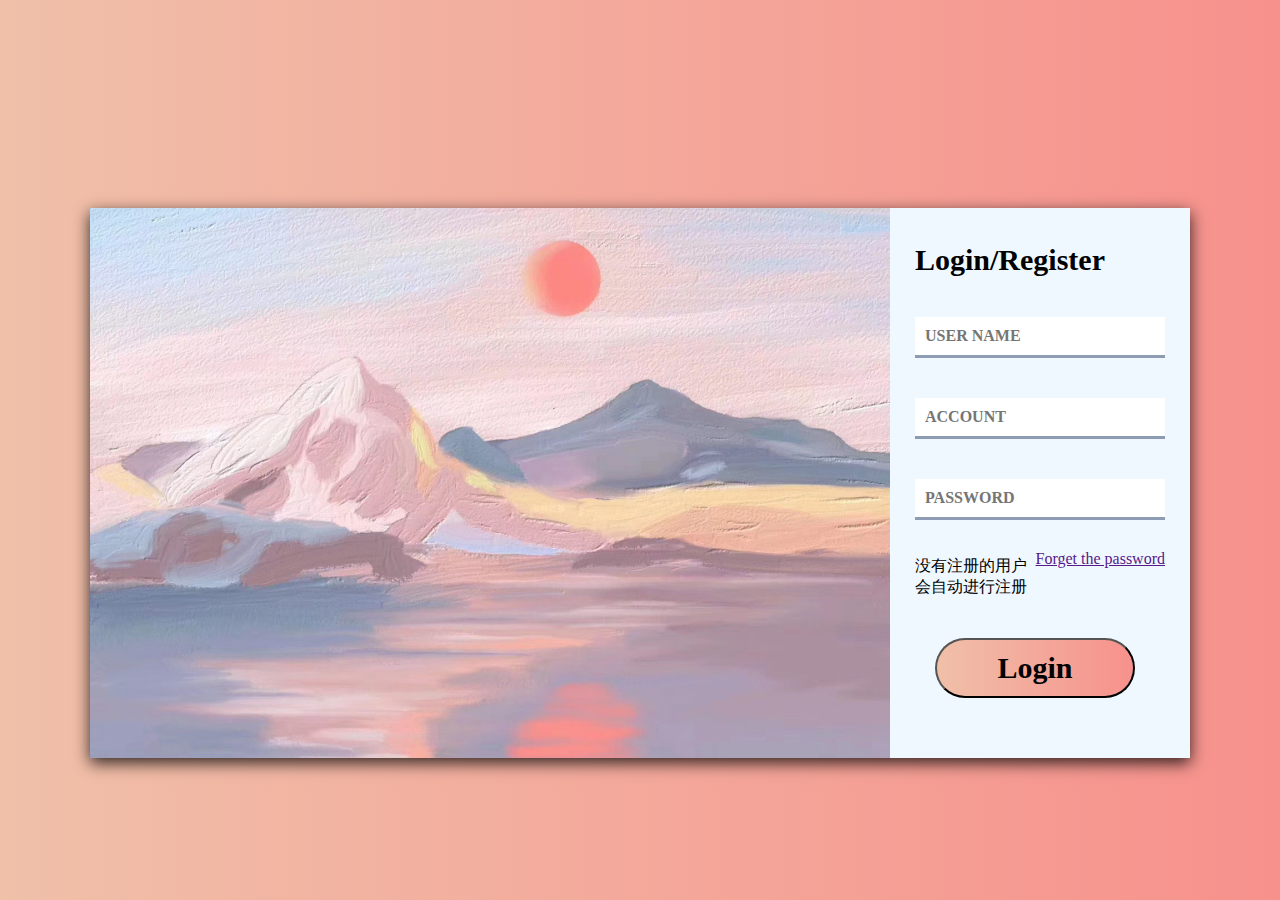
<file: web/index.html>
<!DOCTYPE html>
<html>

<head>
    <meta charset="UTF-8">
    <title>log</title>
    <style>
        body {
            background-image: linear-gradient(to right, rgba(240, 192, 169, 255), rgba(247, 145, 140, 255));
            display: flex;
            justify-content: center;
        }

        .a {
            position: relative;
            top: 200px;
            width: 1100px;
            height: 550px;
            box-shadow: 0 5px 15px rgba(0, 0, 0, .8);
            display: flex;
        }

        .b {
            width: 800px;
            height: 550px;
            background-image: url(img/20200325094653_RUjhW.jpeg);
            background-size: cover;
        }

        .c {
            width: 300px;
            height: 550px;
            background-color: aliceblue;
            display: flex;
            justify-content: center;
            align-items: center;
        }

        .d {
            width: 250px;
            height: 500px;
        }

        .d h1 {
            font: 900 30px '';
        }

        .e {
            width: 230px;
            margin: 20px 0;
            outline: none;
            border: 0;
            padding: 10px;
            border-bottom: 3px solid rgba(141, 156, 179, 255);
            font: 900 16px '';
        }

        .f {
            float: right;
            margin: 10px 0;
        }

        .g {
            position: absolute;
            margin: 20px;
            bottom: 40px;
            display: block;
            width: 200px;
            height: 60px;
            font: 900 30px '';
            text-decoration: none;
            line-height: 50px;
            border-radius: 30px;
            background-image: linear-gradient(to right, rgba(240, 192, 169, 255), rgba(247, 145, 140, 255));
            text-align: center;
        }
    </style>
</head>

<body>
<div class="a">
    <div class="b">
        
    </div>
    <div class="c">
        <form action="/TestServlet" method="post">
            <div class="d">
                <h1>Login/Register</h1>
                <input type="text" class="e" name="name" id="name" placeholder="USER NAME">
                <input type="text" class="e" name="account" id="account" placeholder="ACCOUNT">
                <input type="password" class="e" name="password" id="password" placeholder="PASSWORD">
                <a href="" class="f">Forget the password</a>
                <p>没有注册的用户会自动进行注册</p>
                <input type="submit" class="g" value="Login">
            </div>
        </form>
    </div>
</div>

</body>

</html>
</file>
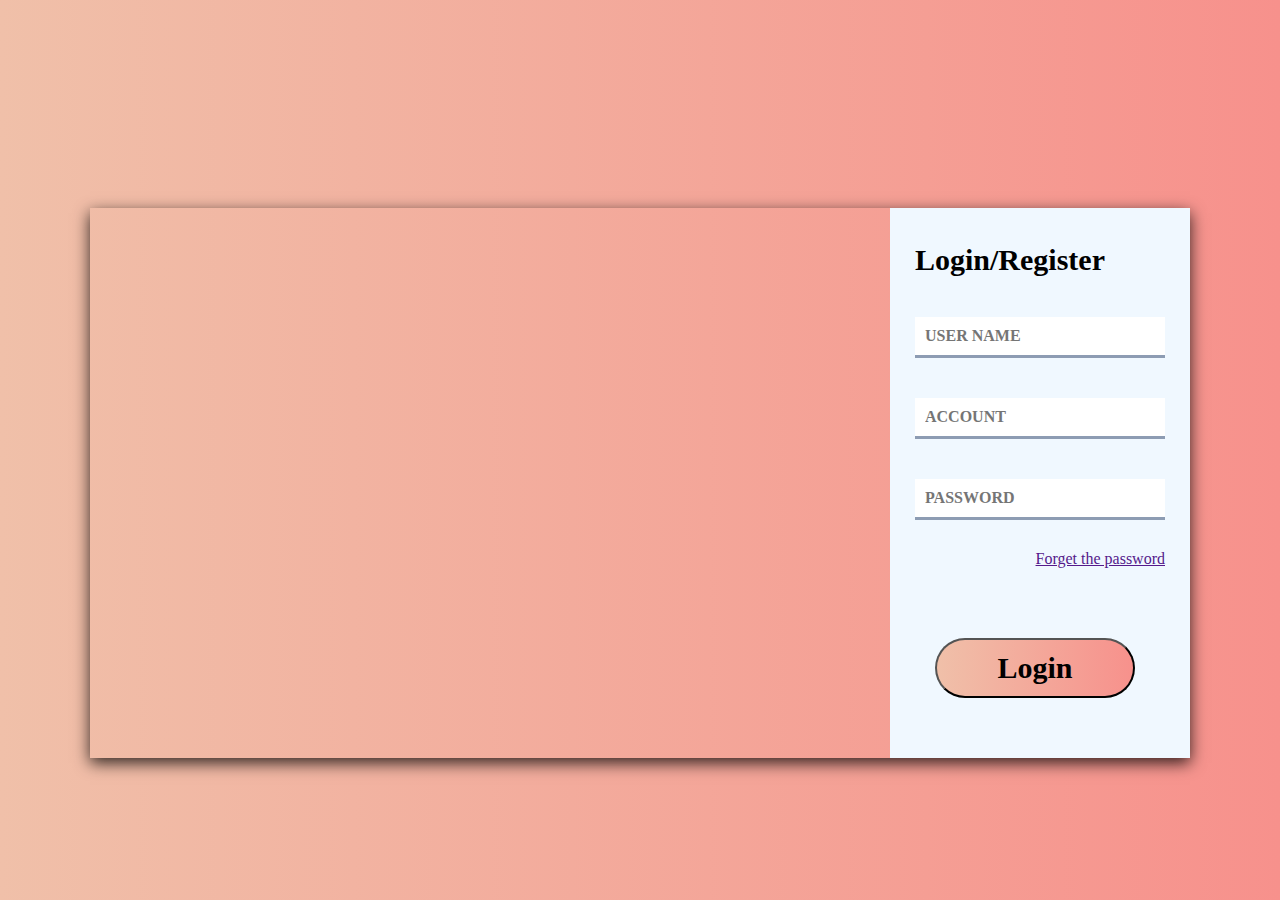
<file: out/artifacts/endwork_war_exploded/index.html>
<!DOCTYPE html>
<html>

<head>
    <meta charset="UTF-8">
    <title>log</title>
    <style>
        body {
            background-image: linear-gradient(to right, rgba(240, 192, 169, 255), rgba(247, 145, 140, 255));
            display: flex;
            justify-content: center;
        }

        .a {
            position: relative;
            top: 200px;
            width: 1100px;
            height: 550px;
            box-shadow: 0 5px 15px rgba(0, 0, 0, .8);
            display: flex;
        }

        .b {
            width: 800px;
            height: 550px;
            /*background-image: url(./img/20200325094653_RUjhW.jpeg);*/
            background-size: cover;
        }

        .c {
            width: 300px;
            height: 550px;
            background-color: aliceblue;
            display: flex;
            justify-content: center;
            align-items: center;
        }

        .d {
            width: 250px;
            height: 500px;
        }

        .d h1 {
            font: 900 30px '';
        }

        .e {
            width: 230px;
            margin: 20px 0;
            outline: none;
            border: 0;
            padding: 10px;
            border-bottom: 3px solid rgba(141, 156, 179, 255);
            font: 900 16px '';
        }

        .f {
            float: right;
            margin: 10px 0;
        }

        .g {
            position: absolute;
            margin: 20px;
            bottom: 40px;
            display: block;
            width: 200px;
            height: 60px;
            font: 900 30px '';
            text-decoration: none;
            line-height: 50px;
            border-radius: 30px;
            background-image: linear-gradient(to right, rgba(240, 192, 169, 255), rgba(247, 145, 140, 255));
            text-align: center;
        }
    </style>
</head>

<body>
<div class="a">
    <div class="b"></div>
    <div class="c">
        <form action="/TestServlet" method="post">
            <div class="d">
                <h1>Login/Register</h1>
                <input type="text" class="e" name="name" id="name" placeholder="USER NAME">
                <input type="text" class="e" name="account" id="account" placeholder="ACCOUNT">
                <input type="password" class="e" name="password" id="password" placeholder="PASSWORD">
                <a href="" class="f">Forget the password</a>
                <input type="submit" class="g" value="Login">
            </div>
        </form>
    </div>
</div>

</body>

</html>
</file>
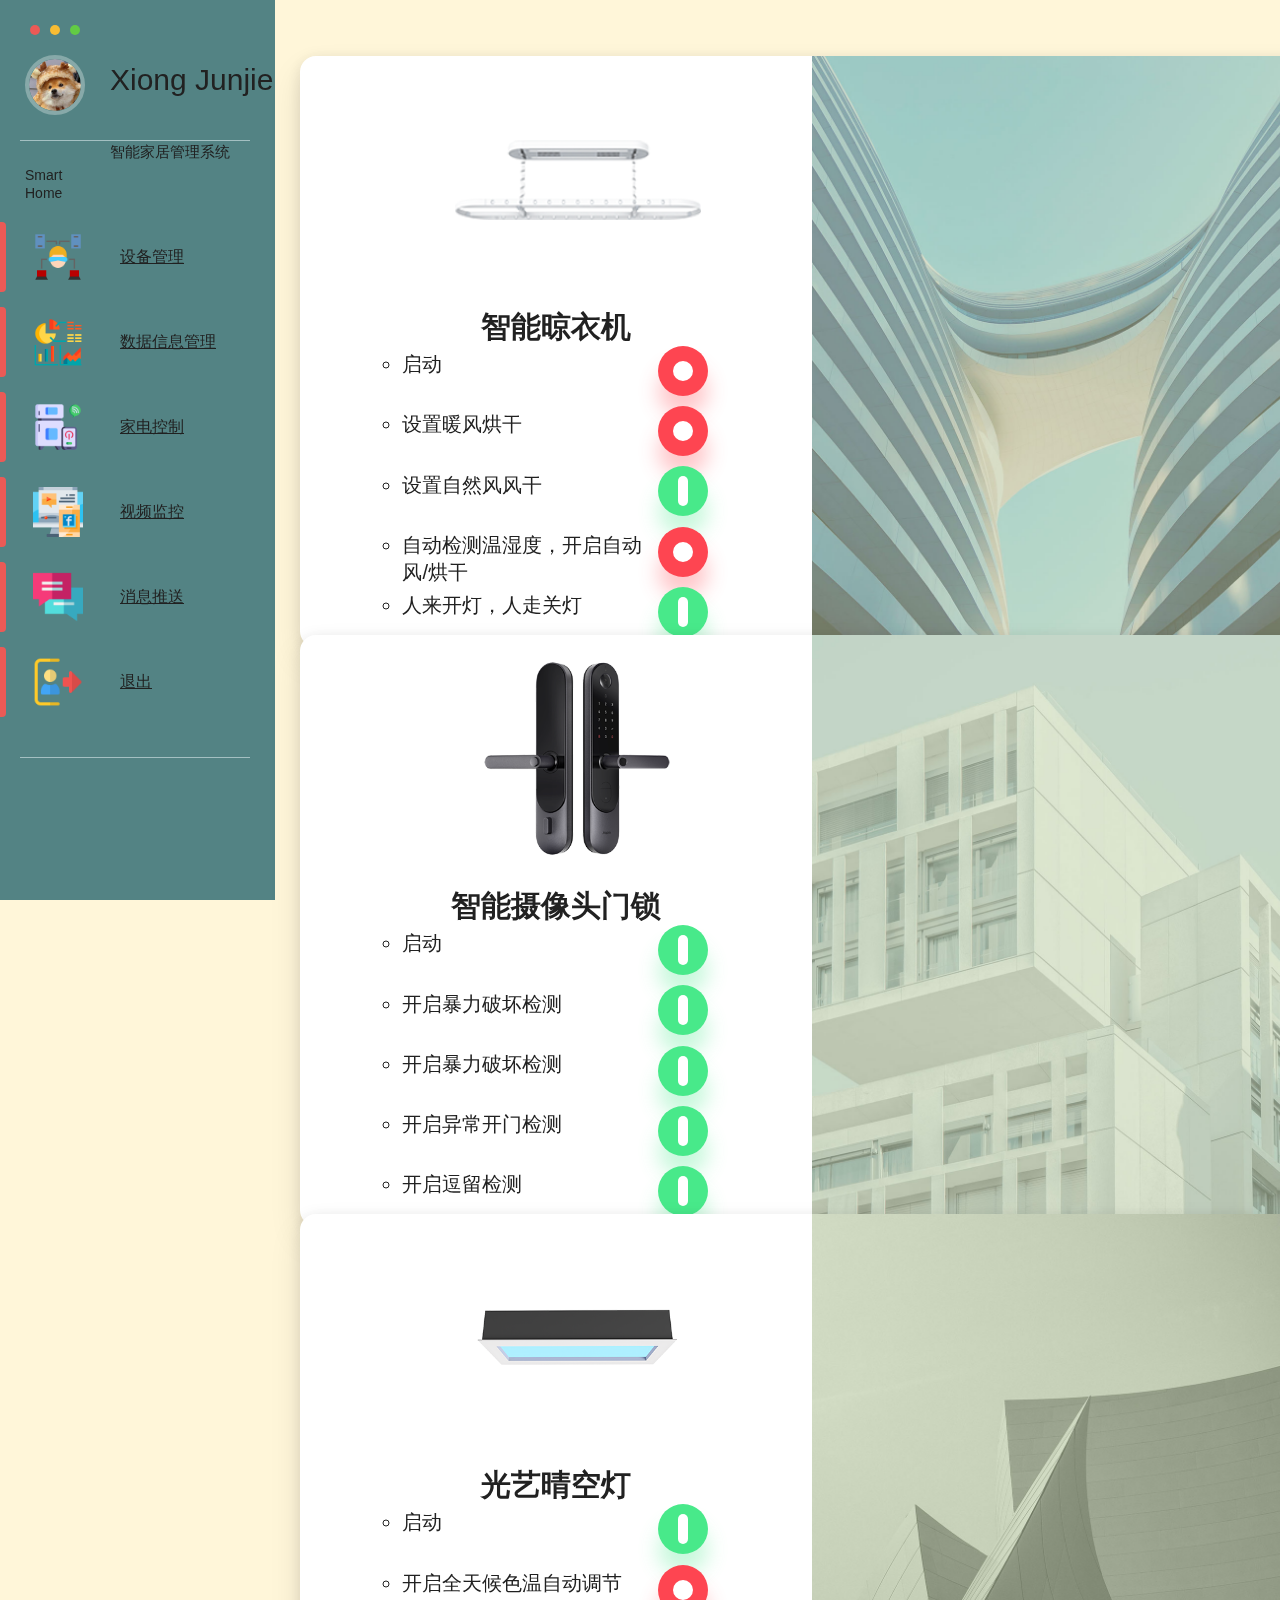
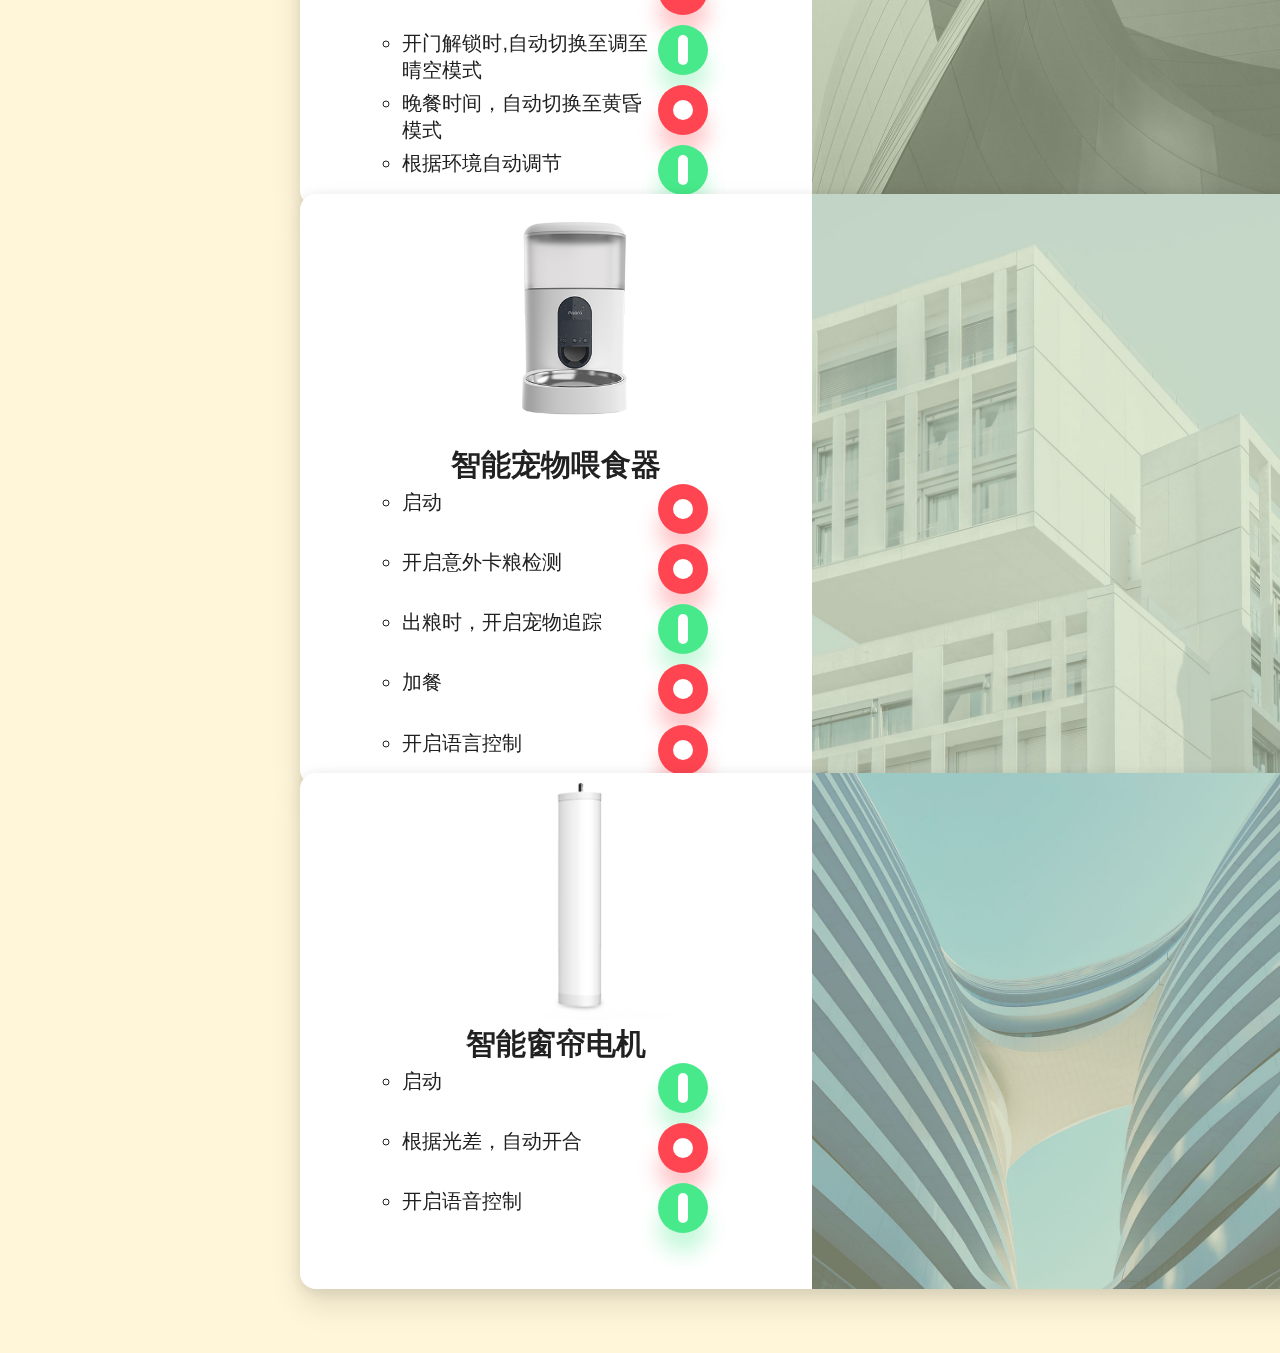
<file: web/ApplianceControl.html>
<!DOCTYPE html>
<html>

<head>
    <meta charset="UTF-8" />
    <link rel="stylesheet" href="css/style.css" />
    <style>
        :root {
            --card-height: 40vw;
            --card-margin: 4vw;
            --card-top-offset: 1em;
            --numcards: 4;
            --outline-width: 0px;
        }

        #cards {
            padding-bottom: calc(var(--numcards) * var(--card-top-offset));
            /* Make place at bottom, as items will slide to that position*/
            margin-bottom: var(--card-margin);
            /* Don't include the --card-margin in padding, as that will affect the scroll-timeline*/
        }

        #card_1 {
            --index: 1;
        }

        #card_2 {
            --index: 2;
        }

        #card_3 {
            --index: 3;
        }

        #card_4 {
            --index: 4;
        }

        #card_5 {
            --index: 5;
        }

        #card_6 {
            --index: 6;
        }

        #card_7 {
            --index: 7;
        }

        #card_8 {
            --index: 8;
        }

        .card {
            position: sticky;
            top: 0;
            padding-top: calc(var(--index) * var(--card-top-offset));
        }

        @supports (animation-timeline: works) {
            .card {
                --index0: calc(var(--index) - 1);
                /* 0-based index */
                --reverse-index: calc(var(--numcards) - var(--index0));
                /* reverse index */
                --reverse-index0: calc(var(--reverse-index) - 1);
                /* 0-based reverse index */
            }

            .card__content {
                transform-origin: 50% 0%;
                will-change: transform;

                --duration: calc(var(--reverse-index0) * 1s);
                --delay: calc(var(--index0) * 1s);

                animation: var(--duration) linear scale var(--delay) forwards;
                animation-timeline: cards-element-scrolls-in-body;
            }

            @keyframes scale {
                to {
                    transform:
                        scale(calc(1.1 - calc(0.1 * var(--reverse-index))));
                }
            }
        }

        /** PAGE STYLING **/

        * {
            /* Poor Man's Reset */
            box-sizing: border-box;
            margin: 0;
            padding: 0;
        }

        /* body {
            background: rgb(58 29 43);
            color: rgb(255, 255, 255);
            text-align: center;

            font-size: calc(1em + 0.5vw);
        } */

        header,
        main {
            width: 80vw;
            margin: 0 auto;
        }

        header {
            height: 100vh;
            display: grid;
            place-items: center;
        }

        #cards {
            list-style: none;
            outline: calc(var(--outline-width) * 10) solid blue;

            display: grid;
            grid-template-columns: 1fr;
            grid-template-rows: repeat(var(--numcards), var(--card-height));
            gap: var(--card-margin);
        }

        .card {
            outline: var(--outline-width) solid hotpink;
        }

        .card__content {
            box-shadow: 0 0.2em 1em rgba(0, 0, 0, 0.1), 0 1em 2em rgba(0, 0, 0, 0.1);
            background: rgb(255, 255, 255);
            color: rgb(10, 5, 7);
            border-radius: 1em;
            overflow: hidden;

            display: grid;
            grid-template-areas: "text img";
            grid-template-columns: 1fr 1fr;
            grid-template-rows: auto;

            align-items: stretch;
            outline: var(--outline-width) solid lime;
        }

        .card__content>figure>img {
            width: 100%;
            height: 100%;
            object-fit: cover;
        }

        .im {
            margin-left: 30%;

        }

        .ll {
            margin-left: 20%;
            margin-top: 1%;
            margin-right: 0%;
            width: 50%;
            float: left;
            font-size: 20px;
        }

        body input {
            display: none;
        }

        body .toggleWrapper {
            margin-left: 300px;
            z-index: 3;
            display: flex;
            align-items: center;
            justify-content: center;
            cursor: pointer;
            transition: all .2s;
            width: 50px;
            height: 50px;
            border-radius: 50%;
            background-color: #fe4551;
            box-shadow: 0 20px 20px 0 rgba(254, 69, 81, 0.3);
            margin-bottom: 2%;
        }

        body .toggleWrapper:active {
            width: 95px;
            height: 95px;
            box-shadow: 0 15px 15px 0 rgba(254, 69, 81, 0.5);
        }

        body .toggleWrapper:active .toggle {
            height: 17px;
            width: 17px;
        }

        body .toggleWrapper .toggle {
            transition: all 0.2s ease-in-out;
            height: 20px;
            width: 20px;
            background-color: transparent;
            border: 10px solid #fff;
            border-radius: 50%;
            cursor: pointer;
            animation: red .7s linear forwards;
        }



        body input:checked~.background {
            background-color: #f9faf7;
        }

        body input:checked+.toggleWrapper {
            background-color: #48e98a;
            box-shadow: 0 20px 20px 0 rgba(72, 233, 138, 0.3);
        }

        body input:checked+.toggleWrapper:active {
            box-shadow: 0 15px 15px 0 rgba(72, 233, 138, 0.5);
        }

        body input:checked+.toggleWrapper .toggle {
            width: 0;
            background-color: #fff;
            border-color: transparent;
            border-radius: 30px;
            animation: green .7s linear forwards !important;
        }

        @keyframes red {
            0% {
                height: 30px;
                width: 0;
                border-width: 5px;
            }

            55% {
                height: 13px;
                width: 27px;
                border-width: 10px;
            }

            70% {
                height: 20px;
                width: 20px;
                border-width: 10px;
            }

            85% {
                height: 15px;
                width: 25px;
                border-width: 10px;
            }

            100% {
                height: 20px;
                width: 20px;
                border-width: 10px;
            }
        }

        @keyframes green {
            0% {
                height: 20px;
                width: 20px;
                border-width: 10px;
            }

            25%,
            55%,
            85% {
                height: 30px;
                width: 5px;
                border-width: 5px;
            }

            40%,
            70%,
            100% {
                height: 30px;
                width: 0;
                border-width: 5px;
            }
        }

        .ds {
            text-align: center;
            font-weight: 1000;
            font-size: 30px;
        }
    </style>
</head>

<body>
    <div class="wrap">
        <div class="nav">
            <div class="btn">
                <div class="btn-item"></div>
                <div class="btn-item"></div>
                <div class="btn-item"></div>
            </div>
            <div class="icon">
                <div class="icon-img"><img src="img/pic.jpg"></div>
                <div class="icon-con">
                    <p>Xiong Junjie</p>
                    <h2>智能家居管理系统</h2>
                </div>
            </div>
            <div class="line"></div>
            <div class="title">
                <p>Smart Home</p>
            </div>
            <div class="menu">
                <a href="DeviceManage.html">
                    <div class="item">
                        <div class="light"></div>
                        <div class="licon"><img src="img/control-center.png" height="50" width="50"></div>
                        <div class="con">设备管理</div>
                        <div class="ricon"></div>
                    </div>
                </a>
                <a href="DataManage.html">
                    <div class="item">
                        <div class="light"></div>
                        <div class="licon"><img src="img/analysis.png" height="50" width="50"></div>
                        <div class="con">数据信息管理</div>
                        <div class="ricon"></div>
                    </div>
                </a>
                <a href="ApplianceControl.html">
                    <div class="item">
                        <div class="light"></div>
                        <div class="licon"><img src="img/smart-fridge.png" height="50" width="50"></div>
                        <div class="con">家电控制</div>
                        <div class="ricon"></div>
                    </div>
                </a>
                <a href="VideoMonitor.html">
                    <div class="item">
                        <div class="light"></div>
                        <div class="licon"><img src="img/social-media.png" height="50" width="50"></div>
                        <div class="con">视频监控</div>
                        <div class="ricon"></div>
                    </div>
                </a>
                <a href="Message.html">
                    <div class="item">
                        <div class="light"></div>
                        <div class="licon"><img src="img/messages.png" height="50" width="50"></div>
                        <div class="con">消息推送</div>
                        <div class="ricon"></div>
                    </div>
                </a>
                <a href="index.html">
                    <div class="item">
                        <div class="light"></div>
                        <div class="licon"><img src="img/check-out.png" height="50" width="50"></div>
                        <div class="con">退出</div>
                        <div class="ricon"></div>
                    </div>
                </a>
            </div>
            <div class="line"></div>
        </div>
        <div class="rig">
            <main>
                <ul id="cards">
                    <li class="card" id="card_1">
                        <div class="card__content">
                            <div>
                                <div class="im">
                                    <img src="img/1.png" width="247" height="247">
                                </div>
                                <div class="ds">
                                    <p>智能晾衣机</p>
                                </div>
                                <ul>
                                    <div class="description">
                                        <li class="ll">启动</li>
                                        <input type="checkbox" id="toggle" />
                                        <label for="toggle" class="toggleWrapper">
                                            <div class="toggle"></div>
                                        </label>
                                        <input type="text">
                                        <li class="ll">设置暖风烘干</li>
                                        <input type="checkbox" id="toggle1" />
                                        <label for="toggle1" class="toggleWrapper">
                                            <div class="toggle"></div>
                                        </label>
                                        <li class="ll">设置自然风风干</li>
                                        <input type="checkbox" id="toggle2" checked="" />
                                        <label for="toggle2" class="toggleWrapper">
                                            <div class="toggle"></div>
                                        </label>

                                        <li class="ll">自动检测温湿度，开启自动风/烘干</li>
                                        <input type="checkbox" id="toggle3" />
                                        <label for="toggle3" class="toggleWrapper">
                                            <div class="toggle"></div>
                                        </label>
                                        <li class="ll">人来开灯，人走关灯</li>
                                        <input type="checkbox" id="toggle4" checked="" />
                                        <label for="toggle4" class="toggleWrapper">
                                            <div class="toggle"></div>
                                        </label>

                                    </div>
                                </ul>
                            </div>
                            <figure>
                                <img src="img/img-1.jpg"
                                    alt="Image description">
                            </figure>
                        </div>
                    </li>
                    <li class="card" id="card_2">
                        <div class="card__content">
                            <div>
                                <div class="im">
                                    <img src="img/门锁P100_1656497904916.png" width="247" height="247">
                                </div>
                                <div class="ds">
                                    <p>智能摄像头门锁</p>
                                </div>
                                <ul>
                                    <div class="description">
                                        <li class="ll">启动</li>
                                        <input type="checkbox" id="toggle5" checked=""/>
                                        <label for="toggle5" class="toggleWrapper">
                                            <div class="toggle"></div>
                                        </label>
                                        <input type="text">
                                        <li class="ll">开启暴力破坏检测</li>
                                        <input type="checkbox" id="toggle6" checked=""/>
                                        <label for="toggle6" class="toggleWrapper">
                                            <div class="toggle"></div>
                                        </label>
                                        <li class="ll">开启暴力破坏检测</li>
                                        <input type="checkbox" id="toggle7" checked="" />
                                        <label for="toggle7" class="toggleWrapper">
                                            <div class="toggle"></div>
                                        </label>

                                        <li class="ll">开启异常开门检测</li>
                                        <input type="checkbox" id="toggle8" checked=""/>
                                        <label for="toggle8" class="toggleWrapper">
                                            <div class="toggle"></div>
                                        </label>
                                        <li class="ll">开启逗留检测</li>
                                        <input type="checkbox" id="toggle9" checked="" />
                                        <label for="toggle9" class="toggleWrapper">
                                            <div class="toggle"></div>
                                        </label>

                                    </div>
                                </ul>
                            </div>
                            <figure>
                                <img src="img/img-2.jpg"
                                    alt="Image description">
                            </figure>
                        </div>
                    </li>
                    <li class="card" id="card_3">
                        <div class="card__content">
                            <div>
                                <div class="im">
                                    <img src="img/晴空灯_1656498691953.png" width="247" height="247">
                                </div>
                                <div class="ds">
                                    <p>光艺晴空灯</p>
                                </div>
                                <ul>
                                    <div class="description">
                                        <li class="ll">启动</li>
                                        <input type="checkbox" id="toggle10" checked=""/>
                                        <label for="toggle10" class="toggleWrapper">
                                            <div class="toggle"></div>
                                        </label>
                                        <input type="text">
                                        <li class="ll">开启全天候色温自动调节</li>
                                        <input type="checkbox" id="toggle11" />
                                        <label for="toggle11" class="toggleWrapper">
                                            <div class="toggle"></div>
                                        </label>
                                        <li class="ll">开门解锁时,自动切换至调至晴空模式</li>
                                        <input type="checkbox" id="toggle12" checked="" />
                                        <label for="toggle12" class="toggleWrapper">
                                            <div class="toggle"></div>
                                        </label>

                                        <li class="ll">晚餐时间，自动切换至黄昏模式</li>
                                        <input type="checkbox" id="toggle13" />
                                        <label for="toggle13" class="toggleWrapper">
                                            <div class="toggle"></div>
                                        </label>
                                        <li class="ll">根据环境自动调节</li>
                                        <input type="checkbox" id="toggle14" checked="" />
                                        <label for="toggle14" class="toggleWrapper">
                                            <div class="toggle"></div>
                                        </label>

                                    </div>
                                </ul>
                            </div>
                            <figure>
                                <img src="img/img-3.jpg"
                                    alt="Image description">
                            </figure>
                        </div>
                    </li>
                    <li class="card" id="card_4">
                        <div class="card__content">
                            <div>
                                <div class="im">
                                    <img src="img/宠物喂食器_1656498907841.png" width="247" height="247">
                                </div>
                                <div class="ds">
                                    <p>智能宠物喂食器</p>
                                </div>
                                <ul>
                                    <div class="description">
                                        <li class="ll">启动</li>
                                        <input type="checkbox" id="toggle15" />
                                        <label for="toggle15" class="toggleWrapper">
                                            <div class="toggle"></div>
                                        </label>
                                        <input type="text">
                                        <li class="ll">开启意外卡粮检测</li>
                                        <input type="checkbox" id="toggle16" />
                                        <label for="toggle16" class="toggleWrapper">
                                            <div class="toggle"></div>
                                        </label>
                                        <li class="ll">出粮时，开启宠物追踪</li>
                                        <input type="checkbox" id="toggle17" checked="" />
                                        <label for="toggle17" class="toggleWrapper">
                                            <div class="toggle"></div>
                                        </label>

                                        <li class="ll">加餐</li>
                                        <input type="checkbox" id="toggle18" />
                                        <label for="toggle18" class="toggleWrapper">
                                            <div class="toggle"></div>
                                        </label>
                                        <li class="ll">开启语言控制</li>
                                        <input type="checkbox" id="toggle19" />
                                        <label for="toggle19" class="toggleWrapper">
                                            <div class="toggle"></div>
                                        </label>
                                    </div>
                                </ul>
                            </div>
                            <figure>
                                <img src="img/img-2.jpg"
                                    alt="Image description">
                            </figure>
                        </div>
                    </li>
                    <li class="card" id="card_5">
                        <div class="card__content">
                            <div>
                                <div class="im">
                                    <img src="img/C2-homepage.png" width="247" height="247">
                                </div>
                                <div class="ds">
                                    <p>智能窗帘电机</p>
                                </div>
                                <ul>
                                    <div class="description">
                                        <li class="ll">启动</li>
                                        <input type="checkbox" id="toggle20" checked=""/>
                                        <label for="toggle20" class="toggleWrapper">
                                            <div class="toggle"></div>
                                        </label>
                                        <input type="text">
                                        <li class="ll">根据光差，自动开合</li>
                                        <input type="checkbox" id="toggle21" />
                                        <label for="toggle21" class="toggleWrapper">
                                            <div class="toggle"></div>
                                        </label>
                                        <li class="ll">开启语音控制</li>
                                        <input type="checkbox" id="toggle22" checked="" />
                                        <label for="toggle22" class="toggleWrapper">
                                            <div class="toggle"></div>
                                        </label>
                                    </div>
                                </ul>
                            </div>
                            <figure>
                                <img src="img/img-1.jpg"
                                    alt="Image description">
                            </figure>
                        </div>
                    </li>
                </ul>
            </main>
        </div>
    </div>
</body>

</html>
</file>
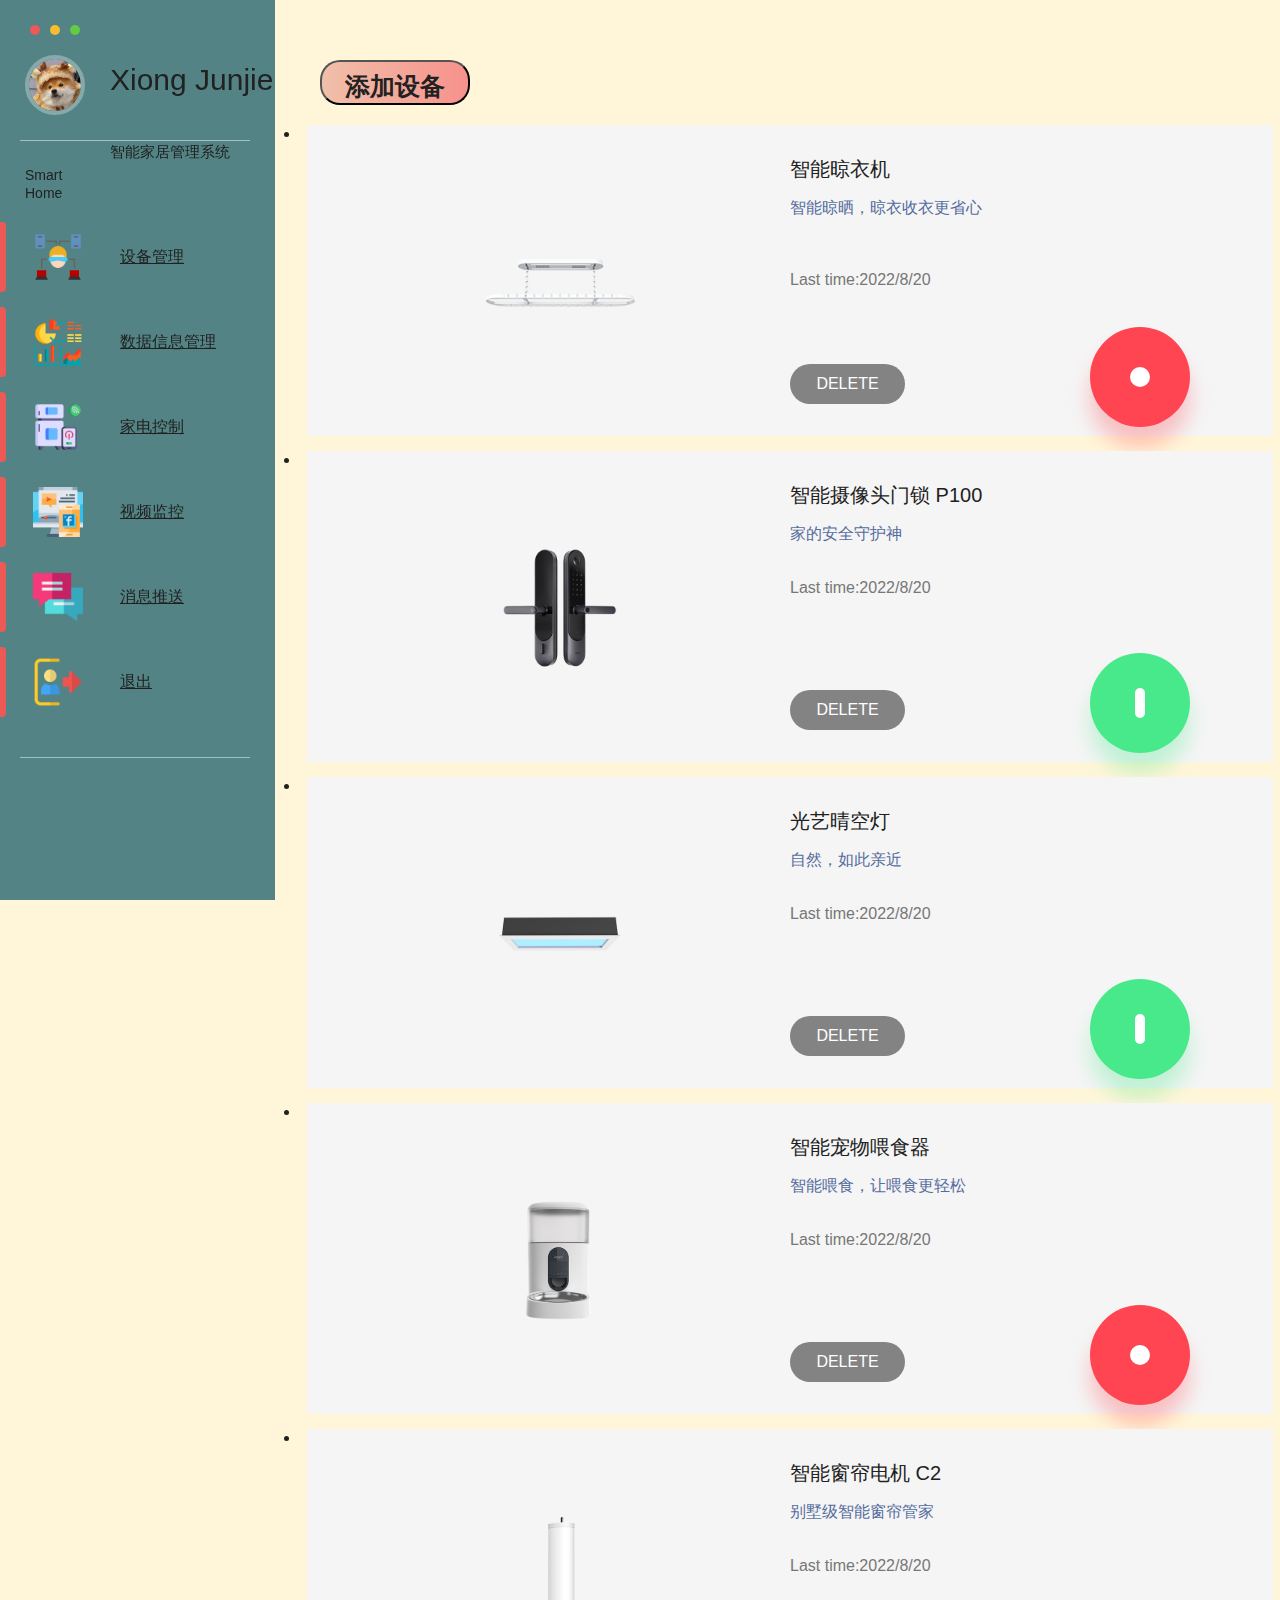
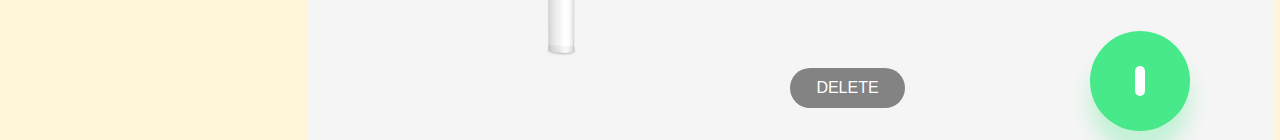
<file: web/DeviceManage.html>
<!DOCTYPE html>
<html>

<head>
    <meta charset="UTF-8" />
    <link rel="stylesheet" href="css/style.css" />
    <style>
        .g {
            /* position: absolute; */
            left: 450px;
            margin: 20px;
            /* bottom: 40px; */
            display: block;
            width: 150px;
            height: 45px;
            font: 900 25px '';
            text-decoration: none;
            line-height: 50px;
            border-radius: 20px;
            background-image: linear-gradient(to right, rgba(240, 192, 169, 255), rgba(247, 145, 140, 255));
            text-align: center;
        }

        .item-box {
            margin: 0 7px 15px;
            position: relative;
            padding: 32px;
            display: block;
            background: #f5f5f5
        }

        .prod-img {
            width: 49%;
            height: 247px;
            line-height: 247px;
            float: left;
            text-align: center;
            overflow: hidden
        }

        .prod-img img {
            width: 150px;
            height: 150px;
            vertical-align: middle
        }

        .prod-img img {
            margin: 0 auto;
            vertical-align: middle
        }

        .prod-desc {
            height: 247px;
            margin-left: 0;
            position: relative;
            width: 50%;
            float: right
        }

        .prod-top {
            margin-bottom: 1.5rem
        }

        .prod-title {
            margin-bottom: 16px
        }

        .prod-title h1 {
            display: block;
            font-weight: 400;
            font-size: 20px;
            position: relative
        }

        .prod-title h1 span {
            border-radius: 10px;
            height: 20px;
            line-height: 21px;
            padding: 3px 8px;
            overflow: hidden;
            position: relative;
            top: -2px;
            background: #dfd5b7;
            color: #fff;
            font-size: 13px
        }

        .prod-title p {
            display: block;
            color: #546c9e
        }

        .prod-gongneng {
            color: #777;
            margin-bottom: 13px;
            height: 68px;
            overflow: hidden
        }

        .prod-price i {
            display: inline-block;
            font-style: normal;
            font-size: 1rem;
            padding-right: 5px
        }

        .prod-link {
            width: 110%;
            position: absolute;
            left: 0;
            bottom: 0
        }

        .prod-link a {
            display: inline-block;
            height: 40px;
            width: 115px;
            line-height: 40px;
            font-size: 1rem;
            border-radius: 20px;
            text-align: center;
            margin-right: 15px;
            background: #838383;
            color: #fff
        }

        .prod-link a.buy {
            background: #546c9e;
            margin-right: 0
        }

        .prod-link a:hover {
            background: #5d7fc8
        }

        .item-box:hover .prod-img img {
            transform: scale(1.1);
            -webkit-transform: scale(1.1);
            -moz-transform: scale(1.1)
        }

        .clr::after,
        .clr:after {
            content: "";
            display: block;
            height: 0;
            clear: both;
            overflow: hidden
        }

        body input {
            display: none;
        }

        body .toggleWrapper {
            margin-left: 300px;
            z-index: 3;
            display: flex;
            align-items: center;
            justify-content: center;
            cursor: pointer;
            transition: all .2s;
            width: 100px;
            height: 100px;
            border-radius: 50%;
            background-color: #fe4551;
            box-shadow: 0 20px 20px 0 rgba(254, 69, 81, 0.3);
        }

        body .toggleWrapper:active {
            width: 95px;
            height: 95px;
            box-shadow: 0 15px 15px 0 rgba(254, 69, 81, 0.5);
        }

        body .toggleWrapper:active .toggle {
            height: 17px;
            width: 17px;
        }

        body .toggleWrapper .toggle {
            transition: all 0.2s ease-in-out;
            height: 20px;
            width: 20px;
            background-color: transparent;
            border: 10px solid #fff;
            border-radius: 50%;
            cursor: pointer;
            animation: red .7s linear forwards;
        }



        body input:checked~.background {
            background-color: #f9faf7;
        }

        body input:checked+.toggleWrapper {
            background-color: #48e98a;
            box-shadow: 0 20px 20px 0 rgba(72, 233, 138, 0.3);
        }

        body input:checked+.toggleWrapper:active {
            box-shadow: 0 15px 15px 0 rgba(72, 233, 138, 0.5);
        }

        body input:checked+.toggleWrapper .toggle {
            width: 0;
            background-color: #fff;
            border-color: transparent;
            border-radius: 30px;
            animation: green .7s linear forwards !important;
        }

        @keyframes red {
            0% {
                height: 30px;
                width: 0;
                border-width: 5px;
            }

            55% {
                height: 13px;
                width: 27px;
                border-width: 10px;
            }

            70% {
                height: 20px;
                width: 20px;
                border-width: 10px;
            }

            85% {
                height: 15px;
                width: 25px;
                border-width: 10px;
            }

            100% {
                height: 20px;
                width: 20px;
                border-width: 10px;
            }
        }

        @keyframes green {
            0% {
                height: 20px;
                width: 20px;
                border-width: 10px;
            }

            25%,
            55%,
            85% {
                height: 30px;
                width: 5px;
                border-width: 5px;
            }

            40%,
            70%,
            100% {
                height: 30px;
                width: 0;
                border-width: 5px;
            }
        }
    </style>
</head>

<body>
    <div class="wrap">
        <div class="nav">
            <div class="btn">
                <div class="btn-item"></div>
                <div class="btn-item"></div>
                <div class="btn-item"></div>
            </div>
            <div class="icon">
                <div class="icon-img"><img src="img/pic.jpg"></div>
                <div class="icon-con">
                    <p>Xiong Junjie</p>
                    <h2>智能家居管理系统</h2>
                </div>
            </div>
            <div class="line"></div>
            <div class="title">
                <p>Smart Home</p>
            </div>
            <div class="menu">
                <a href="DeviceManage.html">
                    <div class="item">
                        <div class="light"></div>
                        <div class="licon"><img src="img/control-center.png" height="50" width="50"></div>
                        <div class="con">设备管理</div>
                        <div class="ricon"></div>
                    </div>
                </a>
                <a href="DataManage.html">
                    <div class="item">
                        <div class="light"></div>
                        <div class="licon"><img src="img/analysis.png" height="50" width="50"></div>
                        <div class="con">数据信息管理</div>
                        <div class="ricon"></div>
                    </div>
                </a>
                <a href="ApplianceControl.html">
                    <div class="item">
                        <div class="light"></div>
                        <div class="licon"><img src="img/smart-fridge.png" height="50" width="50"></div>
                        <div class="con">家电控制</div>
                        <div class="ricon"></div>
                    </div>
                </a>
                <a href="VideoMonitor.html">
                    <div class="item">
                        <div class="light"></div>
                        <div class="licon"><img src="img/social-media.png" height="50" width="50"></div>
                        <div class="con">视频监控</div>
                        <div class="ricon"></div>
                    </div>
                </a>
                <a href="Message.html">
                    <div class="item">
                        <div class="light"></div>
                        <div class="licon"><img src="img/messages.png" height="50" width="50"></div>
                        <div class="con">消息推送</div>
                        <div class="ricon"></div>
                    </div>
                </a>
                <a href="index.html">
                    <div class="item">
                        <div class="light"></div>
                        <div class="licon"><img src="img/check-out.png" height="50" width="50"></div>
                        <div class="con">退出</div>
                        <div class="ricon"></div>
                    </div>
                </a>
            </div>
            <div class="line"></div>
        </div>
        <div class="rig">
            <button class="g">添加设备</button>
            <div id="container">
                <div class="product-list">
                    <ul>
                        <li>
                            <div class="item-box clr">
                                <div class="prod-img">
                                    <a href="/cn/productDetail/d7_3">
                                        <img src="./img/1.png" width="347" height="347" />
                                    </a>
                                </div>
                                <div class="prod-desc">
                                    <div class="prod-top">
                                        <!-- <a href=""> -->
                                        <div class="prod-title">
                                            <h1>智能晾衣机 </h1>
                                            <p>智能晾晒，晾衣收衣更省心</p>
                                        </div>
                                        <div class="prod-gongneng"></br></br>Last time:2022/8/20
                                        </div>

                                        <!-- </a> -->
                                    </div>
                                    <input type="checkbox" id="toggle" />
                                    <label for="toggle" class="toggleWrapper">
                                        <div class="toggle"></div>
                                    </label>
                                    <div class="prod-link">
                                        <a>DELETE</a>
                                        <!-- <a href="">DELETE</a> -->
                                        <!-- <a href="" target="_blank"
                                                    class="buy">....</a>
                                            </div> -->
                                    </div>
                                    <div class="cler"></div>
                                </div>
                            </div>
                        </li>
                        <li>
                            <div class="item-box clr">
                                <div class="prod-img">
                                    <img src="img/门锁P100_1656497904916.png" width="247" height="247" />
                                </div>
                                <div class="prod-desc">
                                    <div class="prod-top">
                                        <div class="prod-title">
                                            <h1>智能摄像头门锁 P100</h1>
                                            <p>家的安全守护神</p>
                                        </div>
                                        <div class="prod-gongneng"></br>Last time:2022/8/20</div>
                                    </div>
                                    <input type="checkbox" id="toggle1" checked="" />
                                    <label for="toggle1" class="toggleWrapper">
                                        <div class="toggle"></div>
                                    </label>
                                    <div class="prod-link">
                                        <a>DELETE</a>
                                    </div>
                                </div>
                                <div class="cler"></div>
                            </div>
                        </li>
                        <li>
                            <div class="item-box clr">
                                <div class="prod-img">
                                    <img src="img/晴空灯_1656498691953.png" width="247" height="247" />
                                </div>
                                <div class="prod-desc">
                                    <div class="prod-top">
                                        <div class="prod-title">
                                            <h1>光艺晴空灯 </h1>
                                            <p>自然，如此亲近</p>
                                        </div>
                                        <div class="prod-gongneng"></br>Last time:2022/8/20
                                        </div>
                                    </div>
                                    <input type="checkbox" id="toggle2" checked="" />
                                    <label for="toggle2" class="toggleWrapper">
                                        <div class="toggle"></div>
                                    </label>
                                    <div class="prod-link">
                                        <a>DELETE</a>

                                    </div>
                                </div>
                                <div class="cler"></div>
                            </div>
                        </li>
                        <li>
                            <div class="item-box clr">
                                <div class="prod-img">
                                    <img src="img/宠物喂食器_1656498907841.png" width="247" height="247" />
                                </div>

                                <div class="prod-desc">
                                    <div class="prod-top">
                                        <div class="prod-title">
                                            <h1>智能宠物喂食器 </h1>
                                            <p>智能喂食，让喂食更轻松</p>
                                        </div>
                                        <div class="prod-gongneng"></br>Last time:2022/8/20
                                        </div>
                                    </div>
                                    <input type="checkbox" id="toggle3" />
                                    <label for="toggle3" class="toggleWrapper">
                                        <div class="toggle"></div>
                                    </label>
                                    <div class="prod-link">
                                        <a>DELETE</a>

                                    </div>
                                </div>
                                <div class="cler"></div>
                            </div>
                        </li>
                        <li>
                            <div class="item-box clr">
                                <div class="prod-img">
                                    <img src="img/C2-homepage.png" width="247" height="247" />
                                </div>
                                <div class="prod-desc">
                                    <div class="prod-top">
                                        <div class="prod-title">
                                            <h1>智能窗帘电机 C2 </h1>
                                            <p>别墅级智能窗帘管家</p>
                                        </div>
                                        <div class="prod-gongneng"></br>Last time:2022/8/20
                                        </div>
                                    </div>
                                    <input type="checkbox" id="toggle4" checked="" />
                                    <label for="toggle4" class="toggleWrapper">
                                        <div class="toggle"></div>
                                    </label>
                                    <div class="prod-link">
                                        <a>DELETE</a>

                                    </div>
                                </div>
                                <div class="cler"></div>
                            </div>
                        </li>
                    </ul>
                </div>
            </div>
        </div>
    </div>
</body>

</html>
</file>
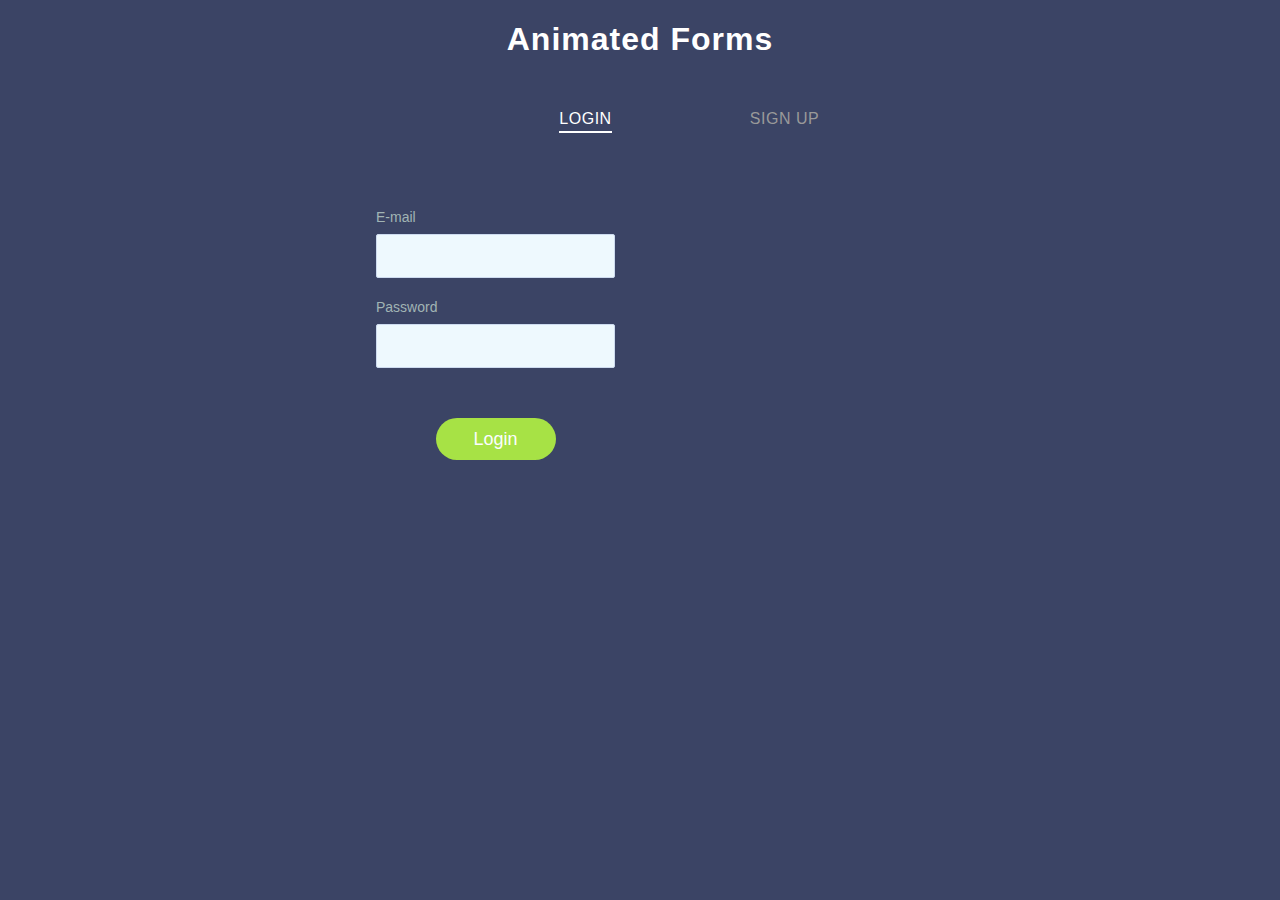
<file: web/Login.html>
<!DOCTYPE html>
<html>

<head>
    <meta charset="UTF-8" />
    <style>
        *,
        *::before,
        *::after {
            box-sizing: border-box;
        }

        body {
            margin: 0;
            font-family: Roboto, -apple-system, 'Helvetica Neue', 'Segoe UI', Arial, sans-serif;
            background: #3b4465;
        }

        .forms-section {
            display: flex;
            flex-direction: column;
            justify-content: center;
            align-items: center;
        }

        .section-title {
            font-size: 32px;
            letter-spacing: 1px;
            color: #fff;
        }

        .forms {
            display: flex;
            align-items: flex-start;
            margin-top: 30px;
        }

        .form-wrapper {
            animation: hideLayer .3s ease-out forwards;
        }

        .form-wrapper.is-active {
            animation: showLayer .3s ease-in forwards;
        }

        @keyframes showLayer {
            50% {
                z-index: 1;
            }

            100% {
                z-index: 1;
            }
        }

        @keyframes hideLayer {
            0% {
                z-index: 1;
            }

            49.999% {
                z-index: 1;
            }
        }

        .switcher {
            position: relative;
            cursor: pointer;
            display: block;
            margin-right: auto;
            margin-left: auto;
            padding: 0;
            text-transform: uppercase;
            font-family: inherit;
            font-size: 16px;
            letter-spacing: .5px;
            color: #999;
            background-color: transparent;
            border: none;
            outline: none;
            transform: translateX(0);
            transition: all .3s ease-out;
        }

        .form-wrapper.is-active .switcher-login {
            color: #fff;
            transform: translateX(90px);
        }

        .form-wrapper.is-active .switcher-signup {
            color: #fff;
            transform: translateX(-90px);
        }

        .underline {
            position: absolute;
            bottom: -5px;
            left: 0;
            overflow: hidden;
            pointer-events: none;
            width: 100%;
            height: 2px;
        }

        .underline::before {
            content: '';
            position: absolute;
            top: 0;
            left: inherit;
            display: block;
            width: inherit;
            height: inherit;
            background-color: currentColor;
            transition: transform .2s ease-out;
        }

        .switcher-login .underline::before {
            transform: translateX(101%);
        }

        .switcher-signup .underline::before {
            transform: translateX(-101%);
        }

        .form-wrapper.is-active .underline::before {
            transform: translateX(0);
        }

        .form {
            overflow: hidden;
            min-width: 260px;
            margin-top: 50px;
            padding: 30px 25px;
            border-radius: 5px;
            transform-origin: top;
        }

        .form-login {
            animation: hideLogin .3s ease-out forwards;
        }

        .form-wrapper.is-active .form-login {
            animation: showLogin .3s ease-in forwards;
        }

        @keyframes showLogin {
            0% {
                background: #d7e7f1;
                transform: translate(40%, 10px);
            }

            50% {
                transform: translate(0, 0);
            }

            100% {
                background-color: #fff;
                transform: translate(35%, -20px);
            }
        }

        @keyframes hideLogin {
            0% {
                background-color: #fff;
                transform: translate(35%, -20px);
            }

            50% {
                transform: translate(0, 0);
            }

            100% {
                background: #d7e7f1;
                transform: translate(40%, 10px);
            }
        }

        .form-signup {
            animation: hideSignup .3s ease-out forwards;
        }

        .form-wrapper.is-active .form-signup {
            animation: showSignup .3s ease-in forwards;
        }

        @keyframes showSignup {
            0% {
                background: #d7e7f1;
                transform: translate(-40%, 10px) scaleY(.8);
            }

            50% {
                transform: translate(0, 0) scaleY(.8);
            }

            100% {
                background-color: #fff;
                transform: translate(-35%, -20px) scaleY(1);
            }
        }

        @keyframes hideSignup {
            0% {
                background-color: #fff;
                transform: translate(-35%, -20px) scaleY(1);
            }

            50% {
                transform: translate(0, 0) scaleY(.8);
            }

            100% {
                background: #d7e7f1;
                transform: translate(-40%, 10px) scaleY(.8);
            }
        }

        .form fieldset {
            position: relative;
            opacity: 0;
            margin: 0;
            padding: 0;
            border: 0;
            transition: all .3s ease-out;
        }

        .form-login fieldset {
            transform: translateX(-50%);
        }

        .form-signup fieldset {
            transform: translateX(50%);
        }

        .form-wrapper.is-active fieldset {
            opacity: 1;
            transform: translateX(0);
            transition: opacity .4s ease-in, transform .35s ease-in;
        }

        .form legend {
            position: absolute;
            overflow: hidden;
            width: 1px;
            height: 1px;
            clip: rect(0 0 0 0);
        }

        .input-block {
            margin-bottom: 20px;
        }

        .input-block label {
            font-size: 14px;
            color: #a1b4b4;
        }

        .input-block input {
            display: block;
            width: 100%;
            margin-top: 8px;
            padding-right: 15px;
            padding-left: 15px;
            font-size: 16px;
            line-height: 40px;
            color: #3b4465;
            background: #eef9fe;
            border: 1px solid #cddbef;
            border-radius: 2px;
        }

        .form [type='submit'] {
            opacity: 0;
            display: block;
            min-width: 120px;
            margin: 30px auto 10px;
            font-size: 18px;
            line-height: 40px;
            border-radius: 25px;
            border: none;
            transition: all .3s ease-out;
        }

        .form-wrapper.is-active .form [type='submit'] {
            opacity: 1;
            transform: translateX(0);
            transition: all .4s ease-in;
        }

        .btn-login {
            color: #fbfdff;
            background: #a7e245;
            transform: translateX(-30%);
        }

        .btn-signup {
            color: #a7e245;
            background: #fbfdff;
            box-shadow: inset 0 0 0 2px #a7e245;
            transform: translateX(30%);
        }
    </style>
</head>

<body>
    <section class="forms-section">
        <h1 class="section-title">Animated Forms</h1>
        <div class="forms">
            <div class="form-wrapper is-active">
                <button type="button" class="switcher switcher-login">
                    Login
                    <span class="underline"></span>
                </button>
                <form class="form form-login">
                    <fieldset>
                        <legend>Please, enter your email and password for login.</legend>
                        <div class="input-block">
                            <label for="login-email">E-mail</label>
                            <input id="login-email" type="email" required>
                        </div>
                        <div class="input-block">
                            <label for="login-password">Password</label>
                            <input id="login-password" type="password" required>
                        </div>
                    </fieldset>
                    <button type="submit" class="btn-login">Login</button>
                </form>
            </div>
            <div class="form-wrapper">
                <button type="button" class="switcher switcher-signup">
                    Sign Up
                    <span class="underline"></span>
                </button>
                <form class="form form-signup">
                    <fieldset>
                        <legend>Please, enter your email, password and password confirmation for sign up.</legend>
                        <div class="input-block">
                            <label for="signup-email">E-mail</label>
                            <input id="signup-email" type="email" required>
                        </div>
                        <div class="input-block">
                            <label for="signup-password">Password</label>
                            <input id="signup-password" type="password" required>
                        </div>
                        <div class="input-block">
                            <label for="signup-password-confirm">Confirm password</label>
                            <input id="signup-password-confirm" type="password" required>
                        </div>
                    </fieldset>
                    <button type="submit" class="btn-signup">Continue</button>
                </form>
            </div>
        </div>
    </section>
    <script>
        const switchers = [...document.querySelectorAll('.switcher')]

        switchers.forEach(item => {
            item.addEventListener('click', function () {
                switchers.forEach(item => item.parentElement.classList.remove('is-active'))
                this.parentElement.classList.add('is-active')
            })
        })
    </script>
</body>

</html>
</file>
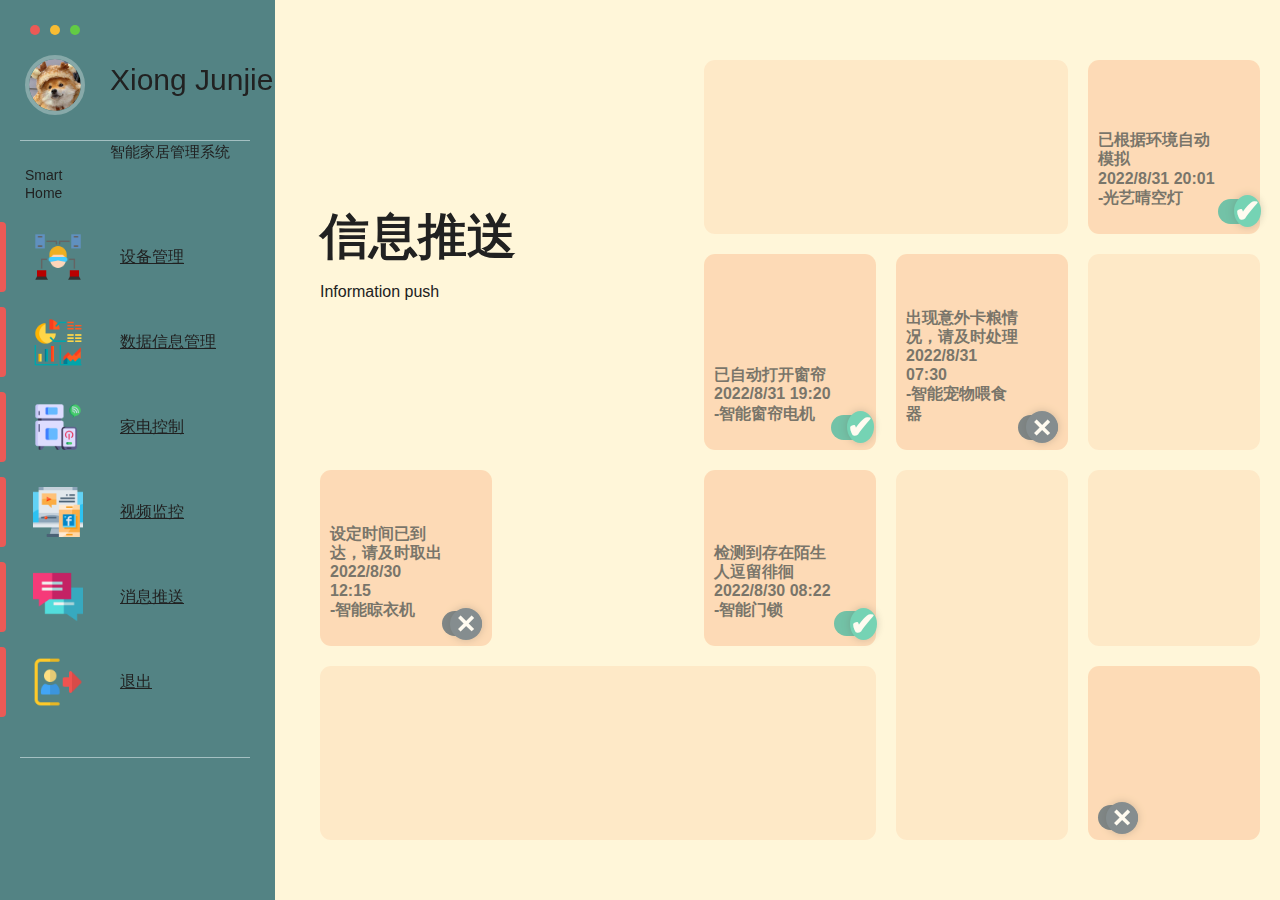
<file: web/Message.html>
<!DOCTYPE html>
<html>

<head>
    <meta charset="UTF-8" />
    <link rel="stylesheet" href="css/style.css" />
    <style>
        .g {
            /* position: absolute; */
            /* left: 450px; */
            margin: 20px;
            /* bottom: 40px; */
            float: left;
            display: block;
            width: 1500px;
            /* height: px; */
            /* font: 900 25px ''; */
            /* text-decoration: none; */
            line-height: 50px;
            border-radius: 20px;
            background-image: linear-gradient(to right, rgba(240, 192, 169, 255), rgba(247, 145, 140, 255));
            /* text-align: center; */
        }

        .todo-list hr {
            margin: 0;
        }

        .todo-list .todo-item {
            padding: 10px 15px;
            transition(0.2s ease);
            cursor: pointer;
        }

        .todo-list .todo-item:hover {
            background: rgba(33, 33, 33, 0.05);
        }

        /* .todo-list .todo-item .checkbox input[type="checkbox"] {
            width: 100%;
            position: relative;
        } */

        .todo-list .todo-item .checkbox input[type="checkbox"]+label {
            color: #212121;
            padding-left: 10px;
        }

        .todo-list .todo-item .checkbox input[type="checkbox"]:checked+label {
            color: #878787;
            text-decoration: line-through;
        }

        /* --------- Card Animation ---------- */
        .card:not(:empty):hover,
        .card:not(:empty):focus {
            z-index: 1;
            color: #fff;
            background: #ea124f;
            opacity: 1;
            transform: scale(1.15) rotateZ(20deg);
            cursor: pointer;




        }

        .card:after {
            opacity: 1;
        }

        .card:before {
            opacity: 0;
        }

        .card:not(:empty):before {
            box-shadow: -2px 2px 8px 2px hsla(0, 0%, 0%, 0.2);
        }

        .card {
            padding: 10px;
            background: #fcc99e;
            border-radius: .7em;
            opacity: 0.6;
            display: flex;
            justify-content: flex-start;
            align-items: flex-end;

            transition: all 0.4s cubic-bezier(0.33, 1, 0.68, 1);
            transition-property: background, transform, color, opacity;
        }

        .card:empty {
            opacity: 0.3;
        }

        .card:before,
        .card:after {
            content: "";
            position: absolute;
            border-radius: .7em;
            z-index: -1;
            top: 0;
            left: 0;
            width: 100%;
            height: 100%;
            transition: opacity 0.4s cubic-bezier(0.33, 1, 0.68, 1);
        }

        .card:after {
            box-shadow: -20px 20px 12px 6px hsla(0, 0%, 0%, 0.2);
            opacity: 0;
        }

        /* --------- Grid ---------- */
        .grid {
            width: 100%;
            height: 100%;
            padding: 20px;
            display: grid;
            overflow: hidden;
            grid-template-columns: repeat(5, 1fr);
            grid-template-rows: repeat(4, 1fr);
            grid-gap: 20px;
        }

        .item1 {
            grid-area: 1 / 1 / 3 / 3;
        }

        .item2 {
            grid-area: 3 / 3 / 4 / 4;


        }

        .item2.card:hover,
        .item2.card:focus {
            background: #00005c;
        }

        .item3 {
            grid-area: 4 / 1 / 5 / 4;
        }

        .item4 {
            grid-area: 1 / 3 / 2 / 5;
        }

        .item5 {
            grid-area: 2 / 4 / 3 / 5;
        }

        .item6 {
            grid-area: 3 / 4 / 4 / 5;
        }

        .item7 {
            grid-area: 3 / 4 / 5 / 5;
        }

        .item8 {
            grid-area: 1 / 5 / 2 / 6;
        }

        .item8.card:hover,
        .item8.card:focus {
            background: #f57b51;
        }

        .item9 {
            grid-area: 2 / 5 / 3 / 6;
        }

        .item10 {
            grid-area: 3 / 5 / 4 / 6;
        }

        .item11 {
            grid-area: 4 / 5 / 5 / 6;


        }

        .item11.card:hover,
        .item11.card:focus {
            background: #00a8cc;
        }

        .content {
            display: flex;
            flex-direction: column;
            justify-content: center;
        }

        /*--------- Layout -------- */
        *,
        *:before,
        *:after {
            position: relative;
            box-sizing: border-box;
        }

        body,
        html {
            height: 100%;
            width: 100%;
            margin: 0;
            padding: 0;
        }

        body {
            font-family: "PT Sans", sans-serif;
            background: #fff6d9;
            display: flex;
            justify-content: center;
            align-items: center;
        }

        input[type="checkbox"] {
            position: absolute;
            opacity: 0;
            z-index: -1;
        }

        .check-trail {
            display: flex;
            align-items: center;
            width: 70x;
            height: 25px;
            background: #2c3e50;
            border-radius: 2.5em;
            transition: all .5s ease;
            cursor: pointer;
        }

        .check-handler {
            display: flex;
            margin-left: 0.5em;
            justify-content: center;
            align-items: center;
            width: 2em;
            height: 2em;
            background: #34495e;
            border-radius: 50%;
            transition: all .5s ease;
            box-shadow: 0 0 8px rgba(0, 0, 0, 0.3);
        }

        .check-handler:before {
            content: "\00D7";
            color: white;
            font-size: 2em;
            font-weight: bold;
        }

        input[type="checkbox"]:checked+.check-trail {
            background: #16a085;
        }

        input[type="checkbox"]:checked+.check-trail .check-handler {
            margin-left: 50%;
            background: #1abc9c;
        }

        input[type="checkbox"]:checked+.check-trail .check-handler::before {
            content: "\2714"
        }
    </style>
</head>

<body>
    <div class="wrap">
        <div class="nav">
            <div class="btn">
                <div class="btn-item"></div>
                <div class="btn-item"></div>
                <div class="btn-item"></div>
            </div>
            <div class="icon">
                <div class="icon-img"><img src="img/pic.jpg"></div>
                <div class="icon-con">
                    <p>Xiong Junjie</p>
                    <h2>智能家居管理系统</h2>
                </div>
            </div>
            <div class="line"></div>
            <div class="title">
                <p>Smart Home</p>
            </div>
            <div class="menu">
                <a href="DeviceManage.html">
                    <div class="item">
                        <div class="light"></div>
                        <div class="licon"><img src="img/control-center.png" height="50" width="50"></div>
                        <div class="con">设备管理</div>
                        <div class="ricon"></div>
                    </div>
                </a>
                <a href="DataManage.html">
                    <div class="item">
                        <div class="light"></div>
                        <div class="licon"><img src="img/analysis.png" height="50" width="50"></div>
                        <div class="con">数据信息管理</div>
                        <div class="ricon"></div>
                    </div>
                </a>
                <a href="ApplianceControl.html">
                    <div class="item">
                        <div class="light"></div>
                        <div class="licon"><img src="img/smart-fridge.png" height="50" width="50"></div>
                        <div class="con">家电控制</div>
                        <div class="ricon"></div>
                    </div>
                </a>
                <a href="VideoMonitor.html">
                    <div class="item">
                        <div class="light"></div>
                        <div class="licon"><img src="img/social-media.png" height="50" width="50"></div>
                        <div class="con">视频监控</div>
                        <div class="ricon"></div>
                    </div>
                </a>
                <a href="Message.html">
                    <div class="item">
                        <div class="light"></div>
                        <div class="licon"><img src="img/messages.png" height="50" width="50"></div>
                        <div class="con">消息推送</div>
                        <div class="ricon"></div>
                    </div>
                </a>
                <a href="index.html">
                    <div class="item">
                        <div class="light"></div>
                        <div class="licon"><img src="img/check-out.png" height="50" width="50"></div>
                        <div class="con">退出</div>
                        <div class="ricon"></div>
                    </div>
                </a>
            </div>
            <div class="line"></div>
        </div>
        <div class="rig">
            <main class="grid">
                <section class="content item1">
                    <h1>信息推送</h1>
                    <p>Information push</p>
                </section>
                <section class="card item2">
                    <h2>检测到存在陌生人逗留徘徊</br>2022/8/30 08:22</br>-智能门锁</h2>
                            <input id="chck1" type="checkbox" checked="">
                            <label for="chck1" class="check-trail">
                                <span class="check-handler"></span>
                            </label>
                </section>
                <section class="card item3"></section>
                <section class="card item4"></section>
                <section class="card item5">
                    <h2>出现意外卡粮情况，请及时处理</br>2022/8/31 07:30</br>-智能宠物喂食器</h2>
                            <input id="chck2" type="checkbox">
                            <label for="chck2" class="check-trail">
                                <span class="check-handler"></span>
                            </label>
                </section>
                <section class="card item7"></section>
                <section class="card item8">
                    <h2>已根据环境自动模拟</br>2022/8/31 20:01</br>-光艺晴空灯</h2>
                            <input id="chck4" type="checkbox" checked="">
                            <label for="chck4" class="check-trail">
                                <span class="check-handler"></span>
                            </label>
                </section>
                <section class="card item9"></section>
                <section class="card item10"></section>
                <section class="card item11">
                    <h2></h2>
                            <input id="chck3" type="checkbox">
                            <label for="chck3" class="check-trail">
                                <span class="check-handler"></span>
                            </label>
                </section>
                <section class="card item12">
                    <h2>已自动打开窗帘</br>2022/8/31 19:20</br>-智能窗帘电机</h2>
                            <input id="chck5" type="checkbox" checked="">
                            <label for="chck5" class="check-trail">
                                <span class="check-handler"></span>
                            </label>
                </section>
                <section class="card item13">
                    <h2>设定时间已到达，请及时取出</br>2022/8/30 12:15</br>-智能晾衣机</h2>
                            <input id="chck6" type="checkbox">
                            <label for="chck6" class="check-trail">
                                <span class="check-handler"></span>
                            </label>
                </section>
            </main>
        </div>
    </div>
    </div>
</body>

</html>
</file>
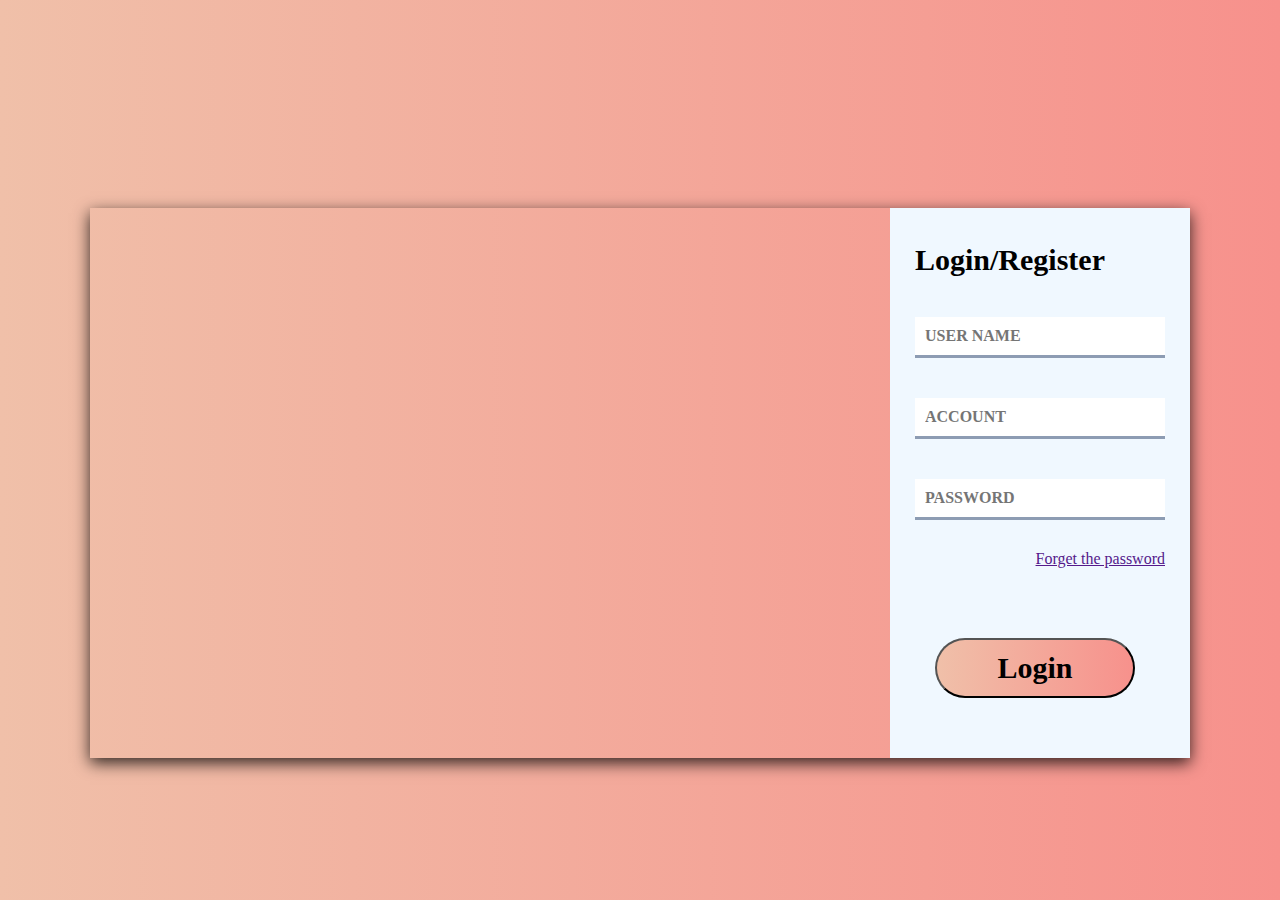
<file: out/artifacts/endwork_war_exploded/Login.html>
<!DOCTYPE html>
<html>

<head>
    <meta charset="UTF-8">
    <title>log</title>
<!--    <script src="https://cd3.n.staticfile.org/jquery/1.10.2/jquery.min.js"></script>-->
    <style>
        body {
            background-image: linear-gradient(to right, rgba(240, 192, 169, 255), rgba(247, 145, 140, 255));
            display: flex;
            justify-content: center;
        }

        .a {
            position: relative;
            top: 200px;
            width: 1100px;
            height: 550px;
            box-shadow: 0 5px 15px rgba(0, 0, 0, .8);
            display: flex;
        }

        .b {
            width: 800px;
            height: 550px;
            /*background-image: url(./img/20200325094653_RUjhW.jpeg);*/
            background-size: cover;
        }

        .c {
            width: 300px;
            height: 550px;
            background-color: aliceblue;
            display: flex;
            justify-content: center;
            align-items: center;
        }

        .d {
            width: 250px;
            height: 500px;
        }

        .d h1 {
            font: 900 30px '';
        }

        .e {
            width: 230px;
            margin: 20px 0;
            outline: none;
            border: 0;
            padding: 10px;
            border-bottom: 3px solid rgba(141, 156, 179, 255);
            font: 900 16px '';
        }

        .f {
            float: right;
            margin: 10px 0;
        }

        .g {
            position: absolute;
            margin: 20px;
            bottom: 40px;
            display: block;
            width: 200px;
            height: 60px;
            font: 900 30px '';
            text-decoration: none;
            line-height: 50px;
            border-radius: 30px;
            background-image: linear-gradient(to right, rgba(240, 192, 169, 255), rgba(247, 145, 140, 255));
            text-align: center;
        }
    </style>
</head>

<body>
<div class="a">
    <div class="b"></div>
    <div class="c">
        <form action="/TestServlet" method="post">
            <div class="d">
                <h1>Login/Register</h1>
                <input type="text" class="e" name="name" id="name" placeholder="USER NAME">
                <input type="text" class="e" name="account" id="account" placeholder="ACCOUNT">
                <input type="password" class="e" name="password" id="password" placeholder="PASSWORD">
                <a href="" class="f">Forget the password</a>
                <input type="submit" class="g" value="Login">
            </div>
        </form>
    </div>
</div>

</body>

</html>
</file>
<file: web/css/style.css>
* {
    margin: 0;
    padding: 0;
    box-sizing: border-box;
    /*color: rgba(255, 255, 255, 0.6);*/
    color: #212121;
}

.wrap {
    width: 100%;
    height: 100vh;
    /* background-color: brown; */
    /* background-image: "/home/bxiiiiii/Downloads/Telegram Desktop/pic.jpg"; */
    background-size: cover;
    display: flex;
    align-items: center;
    /* justify-content: center; */
    /* background-image: url("/home/bxiiiiii/img-src/bg1.jpg"); */
}

.nav {
    /* width: 110px; */

    /* height: 820px; */
    position: fixed;
    background: rgba(0, 0, 0, 0.8);
    background: rgba(3, 94, 123, 0.8);
    background: rgba(40, 102, 110, 0.8);
    /* border-radius: 20px 0% 0% 20px; */
    overflow: hidden;
    transition: 0.5s;
    /* margin-left: 150px; */
    /* overflow-y: auto; */
    height: 100vh;
    /* height: calc(100vh - 60px); */


}

/* .nav:hover {
            width: 280px;
        } */

.btn {
    width: 60px;
    height: 10px;
    display: flex;
    justify-content: space-around;
    margin-left: 25px;
    margin-top: 25px;
}

.btn-item {
    width: 10px;
    height: 10px;
    border-radius: 50%;
}

.btn-item:nth-child(1) {
    background: #eb5a56;
}

.btn-item:nth-child(2) {
    background: #f8bc33;
}

.btn-item:nth-child(3) {
    background: #62cb44;
}

.icon {
    width: 250px;
    height: 60px;
    margin-left: 25px;
    margin-top: 20px;
    display: flex;
}

.icon-img {
    width: 60px;
    height: 60px;
    border-radius: 50%;
    border: 4px solid rgba(255, 255, 255, 0.3);
    overflow: hidden;
}

.icon-img img {
    width: 100%;
    height: 100%;
    border-radius: 50%;
    object-fit: cover;
}

.icon-con {
    height: 60px;
    margin-left: 25px;
}

.icon-con p {
    font-size: 30px;
    padding-top: 5px;
}

.icon-con h2 {
    font-size: 15px;
    font-weight: 400;
}

.line {
    width: 60px;
    height: 1px;
    background: rgba(245, 253, 255, 0.5);
    transition: 0.5s;
    margin-left: 20px;
    margin-top: 25px;
    margin-bottom: 25px;
}

.nav:hover .line {
    width: 230px;
}

.title {
    width: 60px;
    margin-left: 25px;
    margin-bottom: 20px;
}

.title p {
    font-size: 14px;
}

.menu {
    width: 230px;
    margin-left: 25px;
}

.item {
    display: flex;
    position: relative;
    transition: 0.5s;
    border-radius: 6px;
}

.item:hover {
    background: rgba(255, 255, 255, 0.1);
}

.licon {
    width: 25px;
    height: 70px;
    display: flex;
    justify-content: center;
    align-items: center;
    margin-left: 20px;
}

.con {
    width: 100px;
    height: 60px;
    display: flex;
    margin-top: 25px;
    margin-left: 50px;
    /* justify-content: center; */
    /* align-items: center; */
    /* transition: 0.5s; */
    /* overflow: hidden; */
    /* position: relative; */
    /* left: -20px; */
    /* opacity: 0; */
}

/* .con:hover{
            width: 160px;
            display: flex;
            justify-content: center;
            align-items: center;
            opacity: 0;
        } */
.light {
    width: 6px;
    height: 70px;
    background: #eb5a56;
    position: absolute;
    left: -25px;
    transition: 0.5s;
    border-top-right-radius: 4px;
    border-bottom-right-radius: 4px;
}

.rig {
    /* position: relative; */
    width: 1500px;
    height: 820px;
    /* margin: auto 300px; */
    margin-left: 300px;
    /* background: rgba(36, 15, 15, 0.8); */
    /* background: rgba(124, 152, 133, 0.8); */
    /* background: rgba(0, 0, 0, 0.8); */
    border-radius: 0 20px 20px 0;
}

.table_head {
    /* margin-top: 10px; */
    font-size: 70px;
    font-weight: bold;
    border-bottom: solid;
}

.choice1 {
    margin-top: 20px;
    margin-left: 20px;
    font-size: 20px;
}

.choice {
    border-radius: 30px;
    color: #000000;
    width: 150px;
}

body {
    font-family: "PT Sans", sans-serif;
    background: #fff6d9;
    display: flex;
    justify-content: center;
    align-items: center;
}

h1,
h2,
h3,
h4,
h5 {
    margin: 2.75rem 0 1.05rem;
    line-height: 1.2;
    font-family: "Jost", sans-serif;
}

h1 {
    margin-top: 0;
    font-size: 3.052em;
}

h2 {
    font-size: 1em;
}

p {
    line-height: 1.3;
}
</file>
